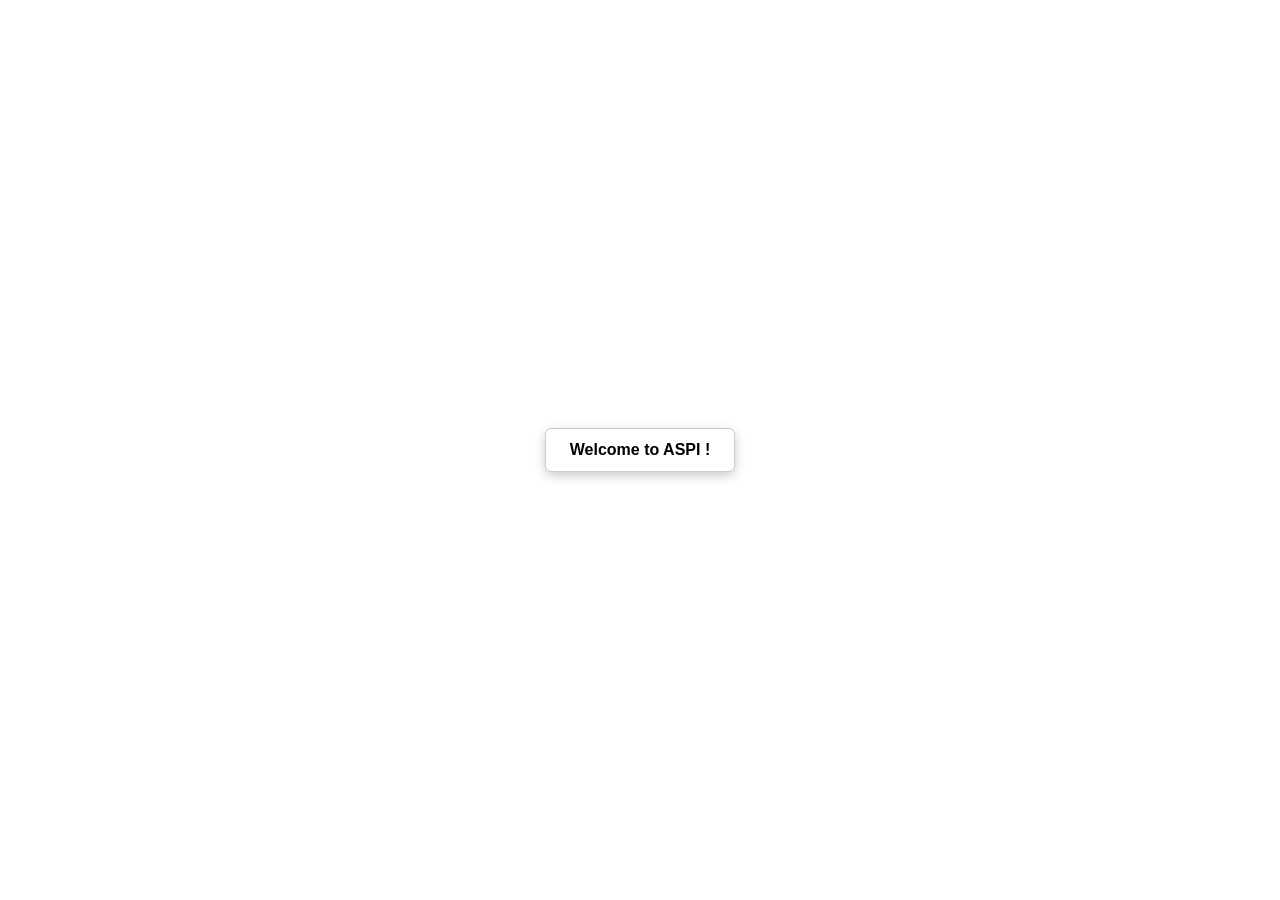
<file: contact.html>
<!DOCTYPE html>
<html lang="en">
    <head>
        <meta charset="UTF-8">
        <meta name="viewport" content="width=device-width, initial-scale=1.0">
        <title>
            My New Webpage
        </title>
        <link rel="stylesheet" href="style.css">
    </head>

    <body>
        <nav class="navbar">
            <div id="datetime-display" class="datetime-box"></div>
            <div class="theme-switch-container">
                <label class="switch">
                    <input type="checkbox" id="theme-toggle" aria-label="Toggle dark mode">
                    <span class="slider round"></span>
                </label>
                <span id="theme-label" class="theme-label" aria-live="polite">Light Mode</span>
            </div>
        </nav>
        <nav class="navbar">
            <a href="index.html" class="nav-btn">Home</a>
            <a href="about.html" class="nav-btn">About</a>
            <a href="contact.html" class="nav-btn">Contact</a>
            <a href="hr-management.html" class="nav-btn">HR Management</a>
            <a href="gallery.html" class="nav-btn">Gallery</a>
            <a href="student-corner.html" class="nav-btn">Student Corner</a>
        </nav>
        <main class="content">
            <h3> 
                <br> Md. Tipu Sultan </br>
                    <a href="https://wa.me/+8801828539177/"> +88 01828-539 177 </a>
                </br>
                    <a href="https://mail.google.com/mail/?view=cm&amp;fs=1&amp;to=mrtipusultanctg%40gmail.com" target="_blank" rel="noopener noreferrer">mrtipusultanctg@gmail.com</a>
                <br>
                    <a href="https://fb.com/mrmtsctg/"> Facebook Profile</a> 
                </br>
            </h3>

            <h1> My contact here </h1>
            <h6> Hello World </h6>
            <button onclick="changeBackgroundColor()">Change Background Color</button>
        </main>
        <script src="script.js"></script>
    </body>
</html>
</file>
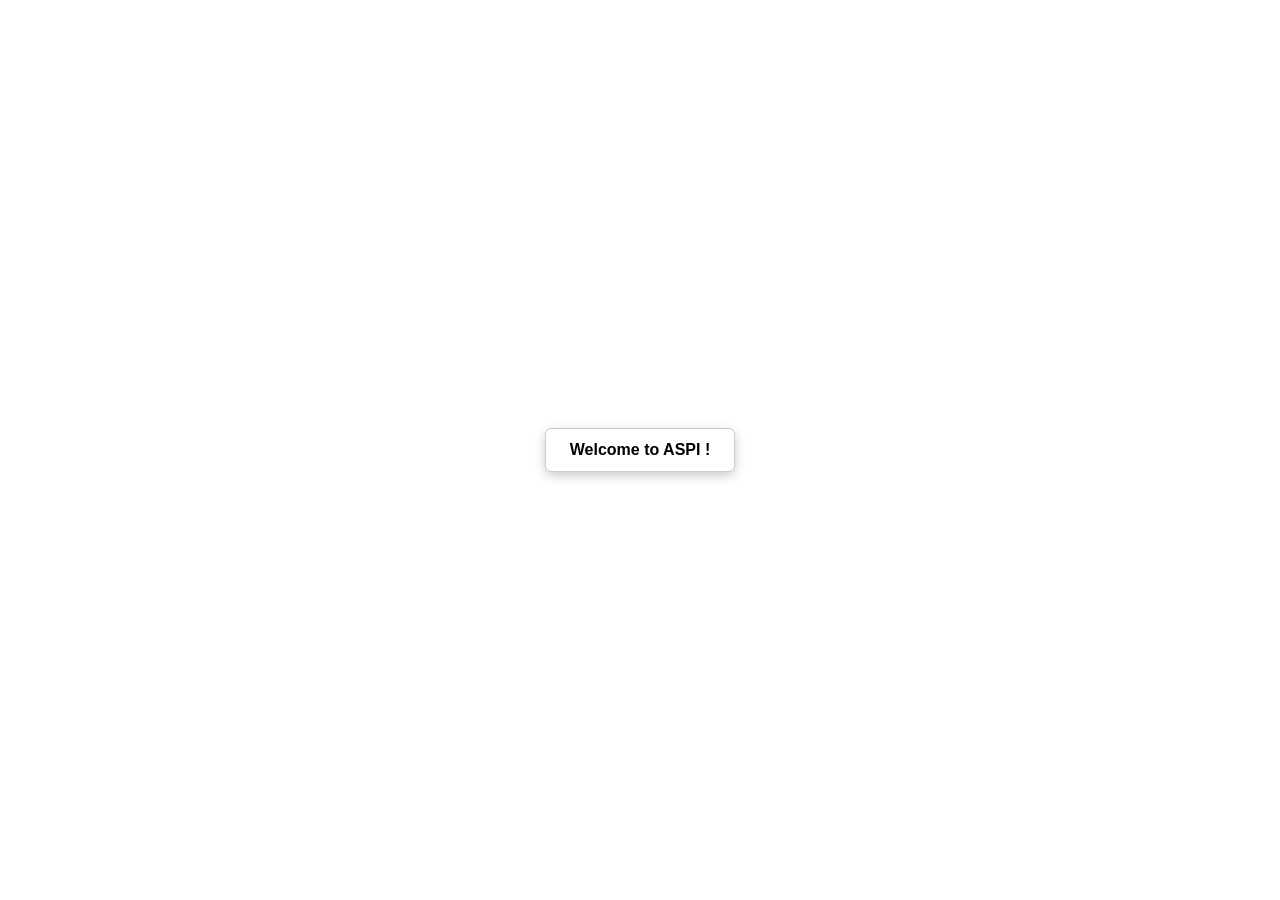
<file: hr-attendance-leave.html>
<!DOCTYPE html>
<html lang="en">
<head><meta charset="UTF-8"><meta name="viewport" content="width=device-width, initial-scale=1.0"><title>Attendance & Leave</title><link rel="stylesheet" href="style.css"></head>
<body>
<nav class="navbar"><div id="datetime-display" class="datetime-box"></div><div class="theme-switch-container"><label class="switch"><input type="checkbox" id="theme-toggle" aria-label="Toggle dark mode"><span class="slider round"></span></label><span id="theme-label" class="theme-label">Light Mode</span></div></nav>
<nav class="navbar"><a href="index.html" class="nav-btn">Home</a><a href="about.html" class="nav-btn">About</a><a href="contact.html" class="nav-btn">Contact</a><a href="hr-management.html" class="nav-btn">HR Management</a><a href="gallery.html" class="nav-btn">Gallery</a><a href="student-corner.html" class="nav-btn">Student Corner</a></nav>
<main class="feature-page">
<header class="feature-page-header"><div><p class="hr-eyebrow">Key Feature 02</p><h1>Attendance & Leave</h1><p>Manage working time and leave with accurate records, simple requests, and fast approvals.</p></div><div class="feature-page-number">02</div></header>
<section class="feature-detail-grid">
<article class="feature-detail"><h2>Time Tracking</h2><p>Monitor check-ins, check-outs, working hours, overtime, absences, and late arrivals.</p></article>
<article class="feature-detail"><h2>Leave Requests</h2><ul><li>Annual and sick leave</li><li>Paid and unpaid leave</li><li>Remote work requests</li></ul></article>
<article class="feature-detail"><h2>Schedules & Calendar</h2><p>Coordinate shifts, public holidays, team availability, and approval deadlines.</p></article>
</section>
<div class="feature-actions"><a class="nav-btn" href="hr-management.html">← All Features</a><a class="nav-btn" href="hr-payroll-management.html">Next: Payroll →</a></div>
</main>
<script src="script.js"></script>
</body></html>
</file>
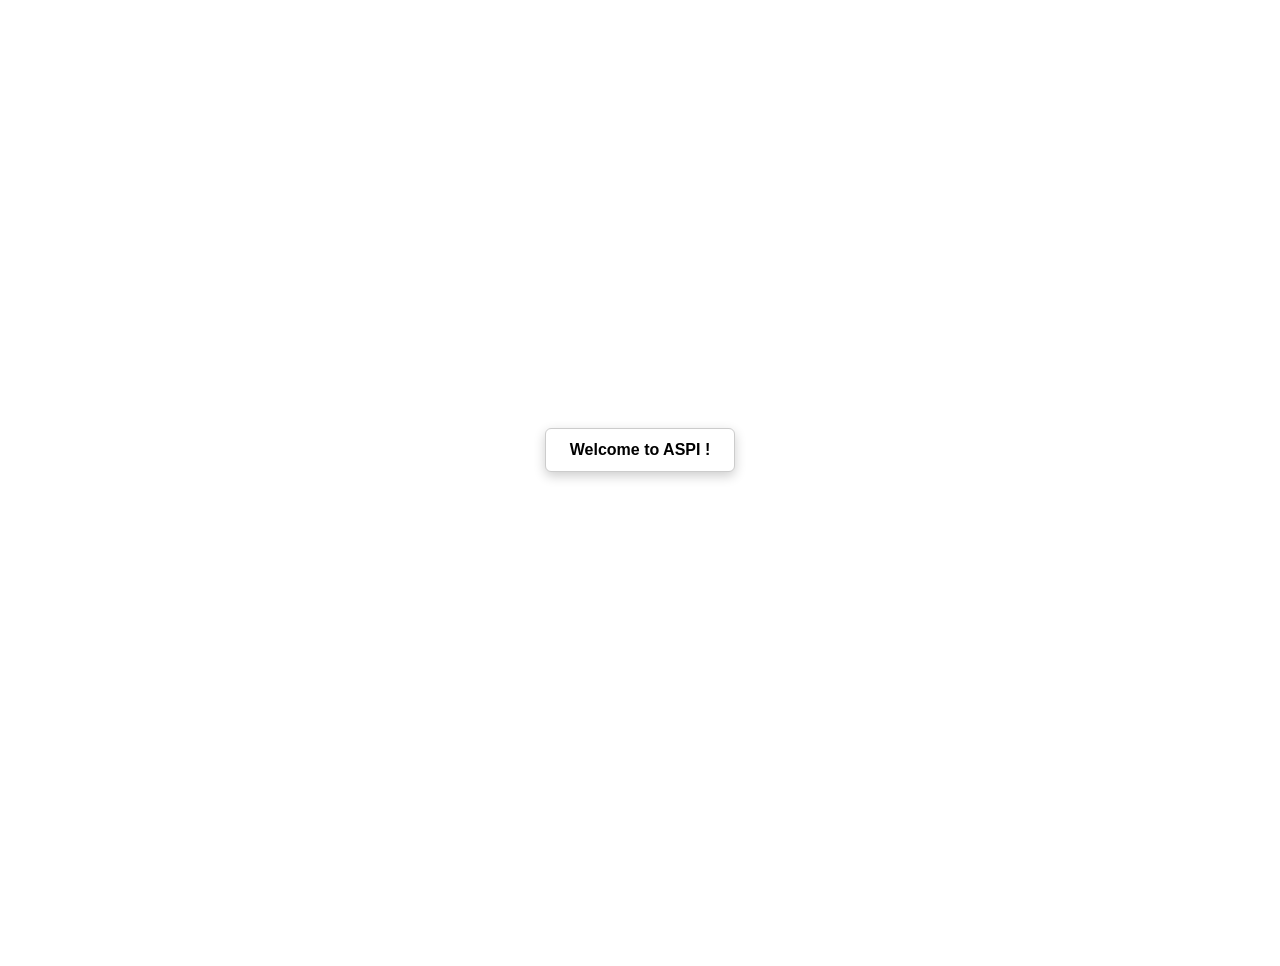
<file: hr-employee-management.html>
<!DOCTYPE html>
<html lang="en">
<head><meta charset="UTF-8"><meta name="viewport" content="width=device-width, initial-scale=1.0"><title>Employee Management</title><link rel="stylesheet" href="style.css"></head>
<body>
<nav class="navbar"><div id="datetime-display" class="datetime-box"></div><div class="theme-switch-container"><label class="switch"><input type="checkbox" id="theme-toggle" aria-label="Toggle dark mode"><span class="slider round"></span></label><span id="theme-label" class="theme-label">Light Mode</span></div></nav>
<nav class="navbar"><a href="index.html" class="nav-btn">Home</a><a href="about.html" class="nav-btn">About</a><a href="contact.html" class="nav-btn">Contact</a><a href="hr-management.html" class="nav-btn">HR Management</a><a href="gallery.html" class="nav-btn">Gallery</a><a href="student-corner.html" class="nav-btn">Student Corner</a></nav>
<main class="feature-page">
<header class="feature-page-header"><div><p class="hr-eyebrow">Key Feature 01</p><h1>Employee Management</h1><p>Keep every employee record organized, secure, and easy to access across the organization.</p></div><div class="feature-page-number">01</div></header>
<section class="feature-detail-grid">
<article class="feature-detail"><h2>Employee Records</h2><p>Store personal details, emergency contacts, job titles, departments, and employment history.</p></article>
<article class="feature-detail"><h2>Document Library</h2><ul><li>Contracts and agreements</li><li>Identification documents</li><li>Certificates and credentials</li></ul></article>
<article class="feature-detail"><h2>Organization Structure</h2><p>View reporting lines, teams, positions, and department ownership in a clear structure.</p></article>
</section>
<div class="feature-actions"><a class="nav-btn" href="hr-management.html">← All Features</a><a class="nav-btn" href="hr-attendance-leave.html">Next: Attendance & Leave →</a></div>
</main>
<script src="script.js"></script>
</body></html>
</file>
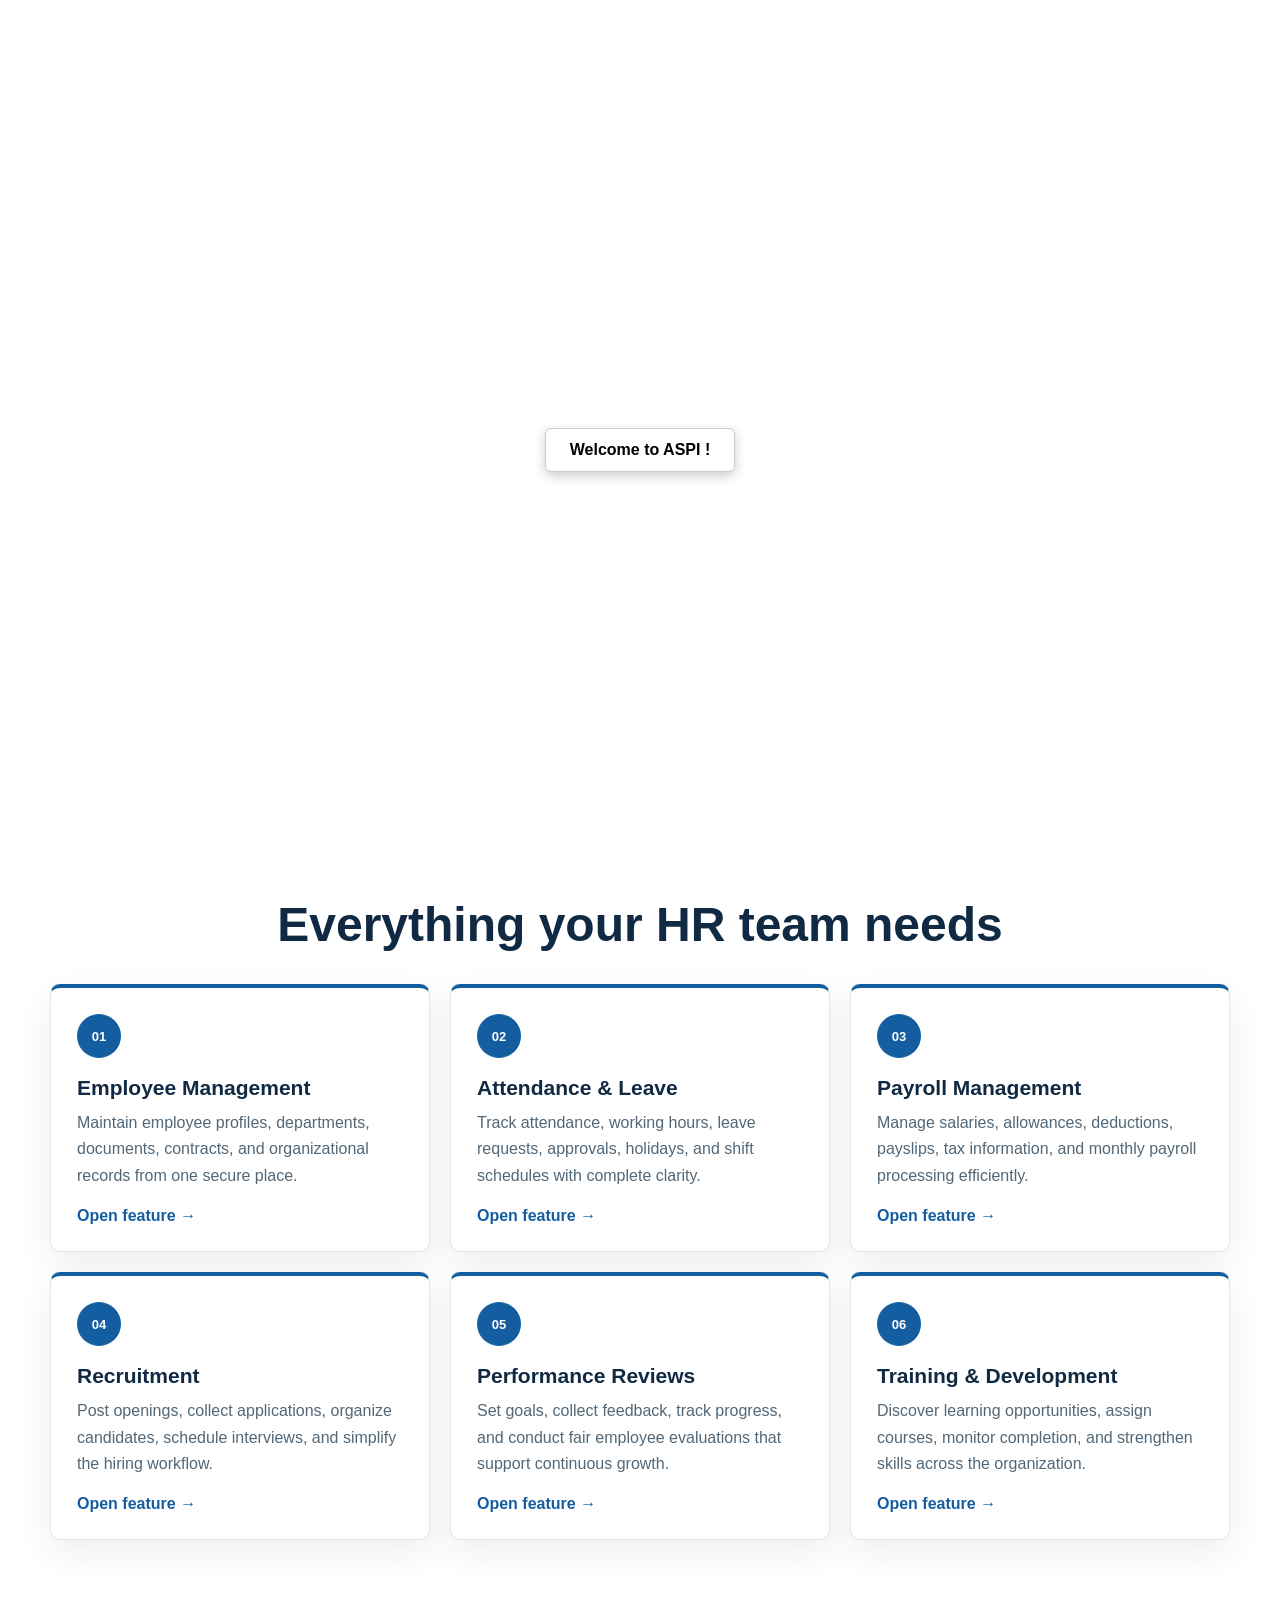
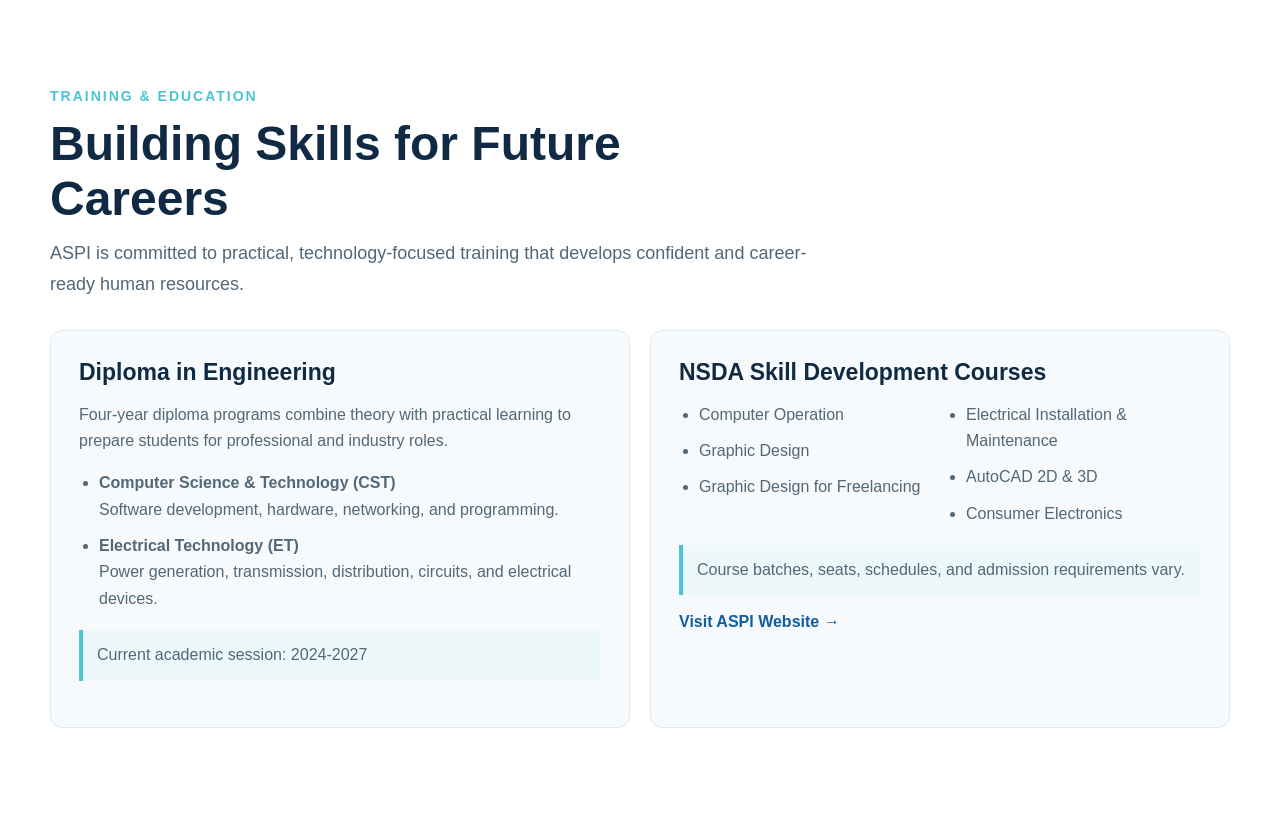
<file: hr-management.html>
<!DOCTYPE html>
<html lang="en">
    <head>
        <meta charset="UTF-8">
        <meta name="viewport" content="width=device-width, initial-scale=1.0">
        <title>HR Management</title>
        <link rel="stylesheet" href="style.css">
    </head>
    <body>
        <nav class="navbar">
            <div id="datetime-display" class="datetime-box"></div>
            <div class="theme-switch-container">
                <label class="switch">
                    <input type="checkbox" id="theme-toggle" aria-label="Toggle dark mode">
                    <span class="slider round"></span>
                </label>
                <span id="theme-label" class="theme-label" aria-live="polite">Light Mode</span>
            </div>
        </nav>
        <nav class="navbar">
            <a href="index.html" class="nav-btn">Home</a>
            <a href="about.html" class="nav-btn">About</a>
            <a href="contact.html" class="nav-btn">Contact</a>
            <a href="hr-management.html" class="nav-btn active-nav" aria-current="page">HR Management</a>
            <a href="gallery.html" class="nav-btn">Gallery</a>
            <a href="student-corner.html" class="nav-btn">Student Corner</a>
        </nav>

        <main class="hr-page">
            <section class="hr-hero">
                <div class="hr-hero-content">
                    <p class="hr-eyebrow">People. Purpose. Performance.</p>
                    <h1>HR Management</h1>
                    <p class="hr-hero-text">Empower every employee, simplify daily operations, and build a stronger workplace with one connected people-management platform.</p>
                    <a class="hr-primary-btn" href="#key-features">Explore Key Features</a>
                </div>
                <div class="hr-hero-panel" aria-label="HR management overview">
                    <div class="hr-stat"><strong>1,240</strong><span>Employees</span></div>
                    <div class="hr-stat"><strong>96%</strong><span>Attendance</span></div>
                    <div class="hr-stat"><strong>18</strong><span>Open Positions</span></div>
                </div>
            </section>

            <section id="key-features" class="hr-section">
                <div class="hr-section-heading">
                    <p class="hr-eyebrow">Key Features</p>
                    <h2>Everything your HR team needs</h2>
                </div>
                <div class="feature-grid">
                    <article class="feature-card">
                        <span class="feature-icon" aria-hidden="true">01</span>
                        <h3>Employee Management</h3>
                        <p>Maintain employee profiles, departments, documents, contracts, and organizational records from one secure place.</p>
                        <a class="feature-link" href="hr-employee-management.html">Open feature →</a>
                    </article>
                    <article class="feature-card">
                        <span class="feature-icon" aria-hidden="true">02</span>
                        <h3>Attendance & Leave</h3>
                        <p>Track attendance, working hours, leave requests, approvals, holidays, and shift schedules with complete clarity.</p>
                        <a class="feature-link" href="hr-attendance-leave.html">Open feature →</a>
                    </article>
                    <article class="feature-card">
                        <span class="feature-icon" aria-hidden="true">03</span>
                        <h3>Payroll Management</h3>
                        <p>Manage salaries, allowances, deductions, payslips, tax information, and monthly payroll processing efficiently.</p>
                        <a class="feature-link" href="hr-payroll-management.html">Open feature →</a>
                    </article>
                    <article class="feature-card">
                        <span class="feature-icon" aria-hidden="true">04</span>
                        <h3>Recruitment</h3>
                        <p>Post openings, collect applications, organize candidates, schedule interviews, and simplify the hiring workflow.</p>
                        <a class="feature-link" href="hr-recruitment.html">Open feature →</a>
                    </article>
                    <article class="feature-card">
                        <span class="feature-icon" aria-hidden="true">05</span>
                        <h3>Performance Reviews</h3>
                        <p>Set goals, collect feedback, track progress, and conduct fair employee evaluations that support continuous growth.</p>
                        <a class="feature-link" href="hr-performance-reviews.html">Open feature →</a>
                    </article>
                    <article class="feature-card">
                        <span class="feature-icon" aria-hidden="true">06</span>
                        <h3>Training & Development</h3>
                        <p>Discover learning opportunities, assign courses, monitor completion, and strengthen skills across the organization.</p>
                        <a class="feature-link" href="hr-training-development.html">Open feature →</a>
                    </article>
                </div>
            </section>

            <section class="aspi-section" aria-labelledby="aspi-heading">
                <div class="aspi-heading">
                    <p class="hr-eyebrow">Training & Education</p>
                    <h2 id="aspi-heading">Building Skills for Future Careers</h2>
                    <p>ASPI is committed to practical, technology-focused training that develops confident and career-ready human resources.</p>
                </div>

                <div class="aspi-content-grid">
                    <article class="aspi-panel">
                        <h3>Diploma in Engineering</h3>
                        <p>Four-year diploma programs combine theory with practical learning to prepare students for professional and industry roles.</p>
                        <ul>
                            <li><strong>Computer Science & Technology (CST)</strong><br>Software development, hardware, networking, and programming.</li>
                            <li><strong>Electrical Technology (ET)</strong><br>Power generation, transmission, distribution, circuits, and electrical devices.</li>
                        </ul>
                        <p class="aspi-note">Current academic session: 2024-2027</p>
                    </article>

                    <article class="aspi-panel">
                        <h3>NSDA Skill Development Courses</h3>
                        <ul class="aspi-courses">
                            <li>Computer Operation</li>
                            <li>Graphic Design</li>
                            <li>Graphic Design for Freelancing</li>
                            <li>Electrical Installation & Maintenance</li>
                            <li>AutoCAD 2D & 3D</li>
                            <li>Consumer Electronics</li>
                        </ul>
                        <p class="aspi-note">Course batches, seats, schedules, and admission requirements vary.</p>
                        <a class="aspi-link" href="https://www.aspi.edu.bd/" target="_blank" rel="noopener noreferrer">Visit ASPI Website →</a>
                    </article>
                </div>
            </section>
        </main>
        <script src="script.js"></script>
    </body>
</html>
</file>
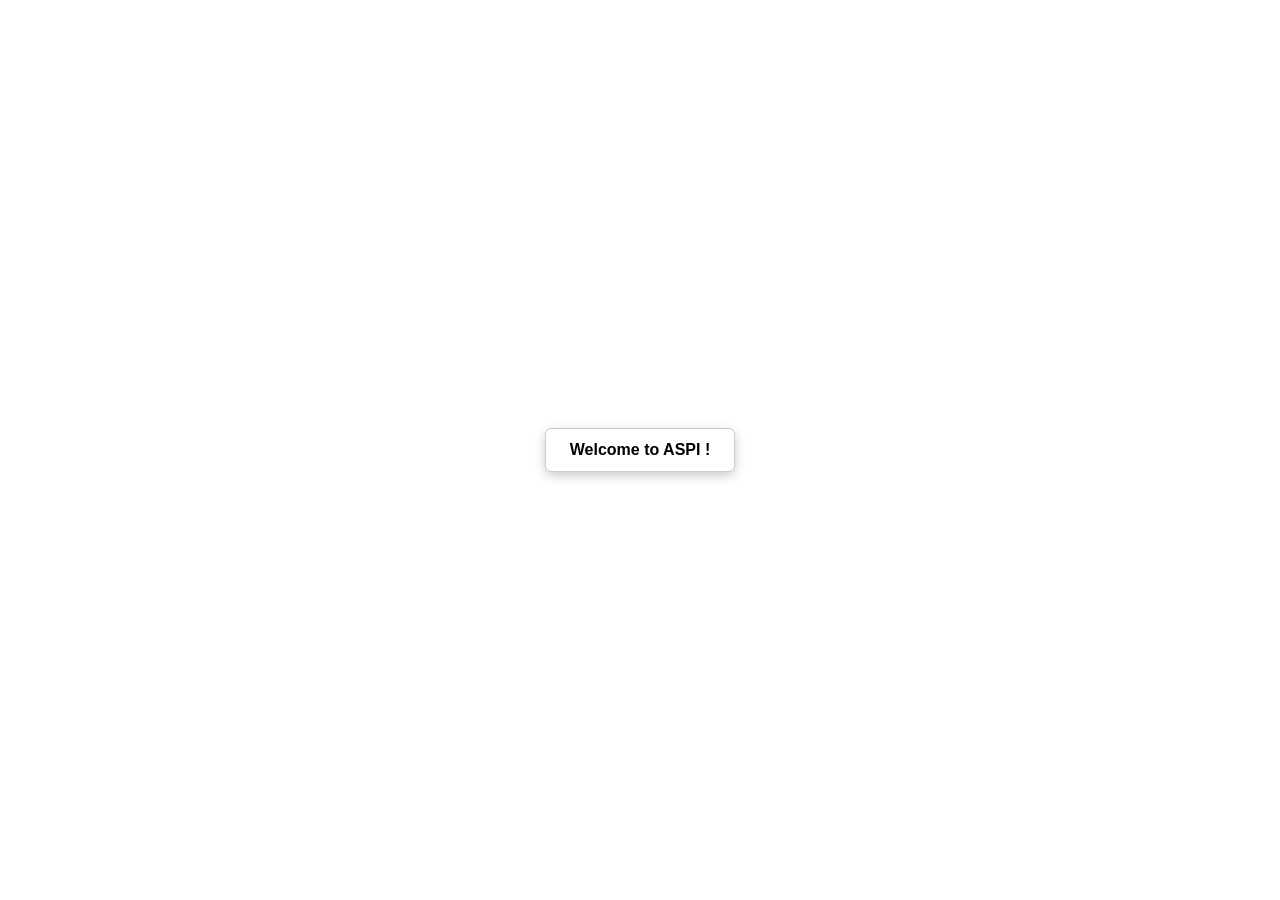
<file: hr-payroll-management.html>
<!DOCTYPE html>
<html lang="en">
<head><meta charset="UTF-8"><meta name="viewport" content="width=device-width, initial-scale=1.0"><title>Payroll Management</title><link rel="stylesheet" href="style.css"></head>
<body>
<nav class="navbar"><div id="datetime-display" class="datetime-box"></div><div class="theme-switch-container"><label class="switch"><input type="checkbox" id="theme-toggle" aria-label="Toggle dark mode"><span class="slider round"></span></label><span id="theme-label" class="theme-label">Light Mode</span></div></nav>
<nav class="navbar"><a href="index.html" class="nav-btn">Home</a><a href="about.html" class="nav-btn">About</a><a href="contact.html" class="nav-btn">Contact</a><a href="hr-management.html" class="nav-btn">HR Management</a><a href="gallery.html" class="nav-btn">Gallery</a><a href="student-corner.html" class="nav-btn">Student Corner</a></nav>
<main class="feature-page">
<header class="feature-page-header"><div><p class="hr-eyebrow">Key Feature 03</p><h1>Payroll Management</h1><p>Process salaries accurately and deliver transparent compensation information to employees.</p></div><div class="feature-page-number">03</div></header>
<section class="feature-detail-grid">
<article class="feature-detail"><h2>Salary Processing</h2><p>Calculate base pay, allowances, bonuses, overtime, deductions, and benefits.</p></article>
<article class="feature-detail"><h2>Payslips</h2><ul><li>Detailed earnings summary</li><li>Tax and deduction records</li><li>Secure employee access</li></ul></article>
<article class="feature-detail"><h2>Payroll Reports</h2><p>Review monthly totals, departmental costs, payment status, and financial summaries.</p></article>
</section>
<div class="feature-actions"><a class="nav-btn" href="hr-management.html">← All Features</a><a class="nav-btn" href="hr-recruitment.html">Next: Recruitment →</a></div>
</main>
<script src="script.js"></script>
</body></html>
</file>
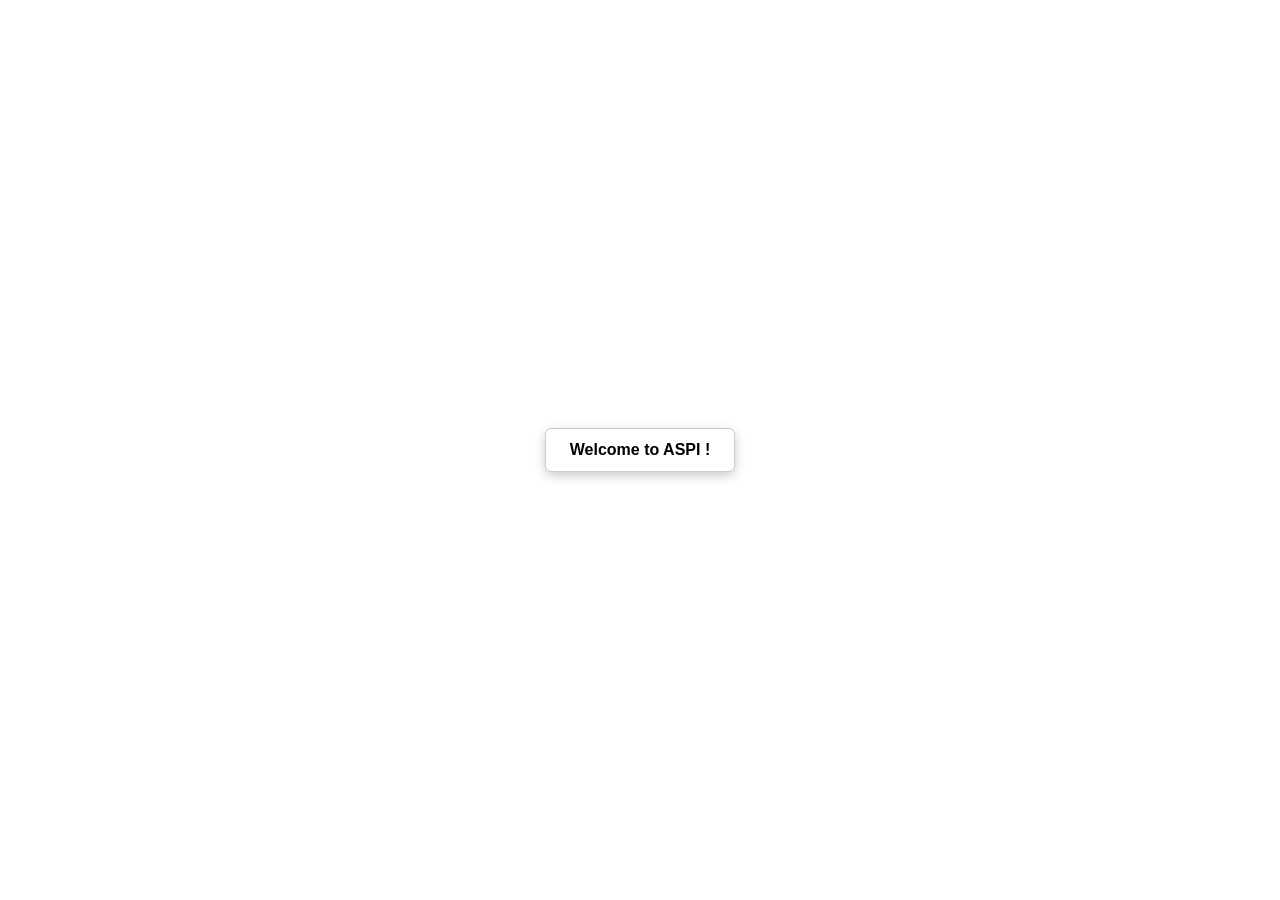
<file: hr-performance-reviews.html>
<!DOCTYPE html>
<html lang="en">
<head><meta charset="UTF-8"><meta name="viewport" content="width=device-width, initial-scale=1.0"><title>Performance Reviews</title><link rel="stylesheet" href="style.css"></head>
<body>
<nav class="navbar"><div id="datetime-display" class="datetime-box"></div><div class="theme-switch-container"><label class="switch"><input type="checkbox" id="theme-toggle" aria-label="Toggle dark mode"><span class="slider round"></span></label><span id="theme-label" class="theme-label">Light Mode</span></div></nav>
<nav class="navbar"><a href="index.html" class="nav-btn">Home</a><a href="about.html" class="nav-btn">About</a><a href="contact.html" class="nav-btn">Contact</a><a href="hr-management.html" class="nav-btn">HR Management</a><a href="gallery.html" class="nav-btn">Gallery</a><a href="student-corner.html" class="nav-btn">Student Corner</a></nav>
<main class="feature-page">
<header class="feature-page-header"><div><p class="hr-eyebrow">Key Feature 05</p><h1>Performance Reviews</h1><p>Build a consistent performance culture with clear goals, feedback, and measurable growth.</p></div><div class="feature-page-number">05</div></header>
<section class="feature-detail-grid">
<article class="feature-detail"><h2>Goal Planning</h2><p>Set individual, team, and organizational goals with owners and completion deadlines.</p></article>
<article class="feature-detail"><h2>Review Cycles</h2><ul><li>Self-assessment</li><li>Manager evaluation</li><li>Peer and 360-degree feedback</li></ul></article>
<article class="feature-detail"><h2>Development Plans</h2><p>Turn review outcomes into practical growth actions, coaching plans, and follow-up tasks.</p></article>
</section>
<div class="feature-actions"><a class="nav-btn" href="hr-management.html">← All Features</a><a class="nav-btn" href="hr-training-development.html">Next: Training & Development →</a></div>
</main>
<script src="script.js"></script>
</body></html>
</file>
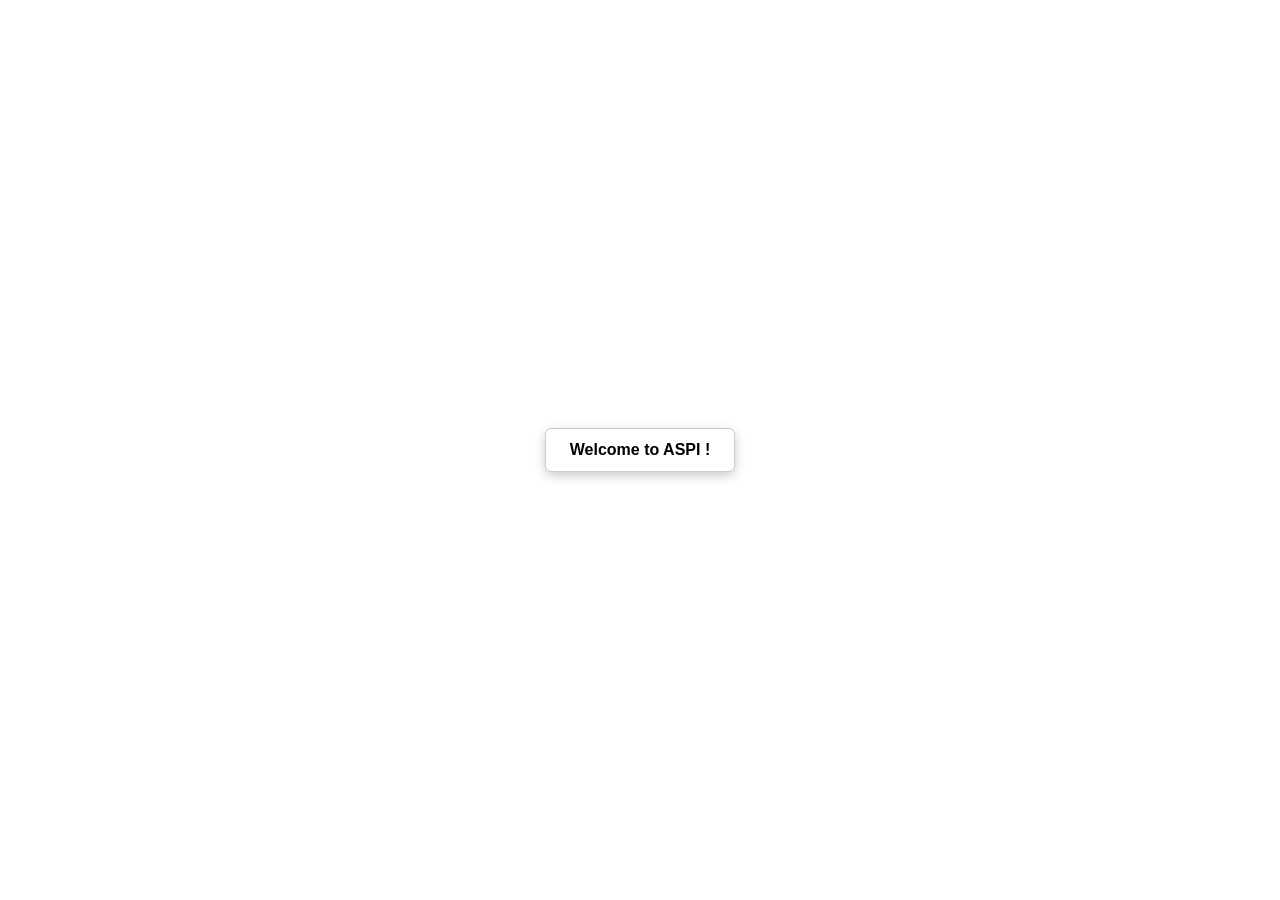
<file: hr-recruitment.html>
<!DOCTYPE html>
<html lang="en">
<head><meta charset="UTF-8"><meta name="viewport" content="width=device-width, initial-scale=1.0"><title>Recruitment</title><link rel="stylesheet" href="style.css"></head>
<body>
<nav class="navbar"><div id="datetime-display" class="datetime-box"></div><div class="theme-switch-container"><label class="switch"><input type="checkbox" id="theme-toggle" aria-label="Toggle dark mode"><span class="slider round"></span></label><span id="theme-label" class="theme-label">Light Mode</span></div></nav>
<nav class="navbar"><a href="index.html" class="nav-btn">Home</a><a href="about.html" class="nav-btn">About</a><a href="contact.html" class="nav-btn">Contact</a><a href="hr-management.html" class="nav-btn">HR Management</a><a href="gallery.html" class="nav-btn">Gallery</a><a href="student-corner.html" class="nav-btn">Student Corner</a></nav>
<main class="feature-page">
<header class="feature-page-header"><div><p class="hr-eyebrow">Key Feature 04</p><h1>Recruitment</h1><p>Move from open position to successful hire with an organized and collaborative hiring process.</p></div><div class="feature-page-number">04</div></header>
<section class="feature-detail-grid">
<article class="feature-detail"><h2>Job Openings</h2><p>Create job descriptions, set requirements, publish openings, and manage application deadlines.</p></article>
<article class="feature-detail"><h2>Candidate Pipeline</h2><ul><li>Application review</li><li>Shortlisting</li><li>Interview and offer stages</li></ul></article>
<article class="feature-detail"><h2>Interview Scheduling</h2><p>Coordinate interviewers, candidates, meeting rooms, feedback, and hiring decisions.</p></article>
</section>
<div class="feature-actions"><a class="nav-btn" href="hr-management.html">← All Features</a><a class="nav-btn" href="hr-performance-reviews.html">Next: Performance Reviews →</a></div>
</main>
<script src="script.js"></script>
</body></html>
</file>
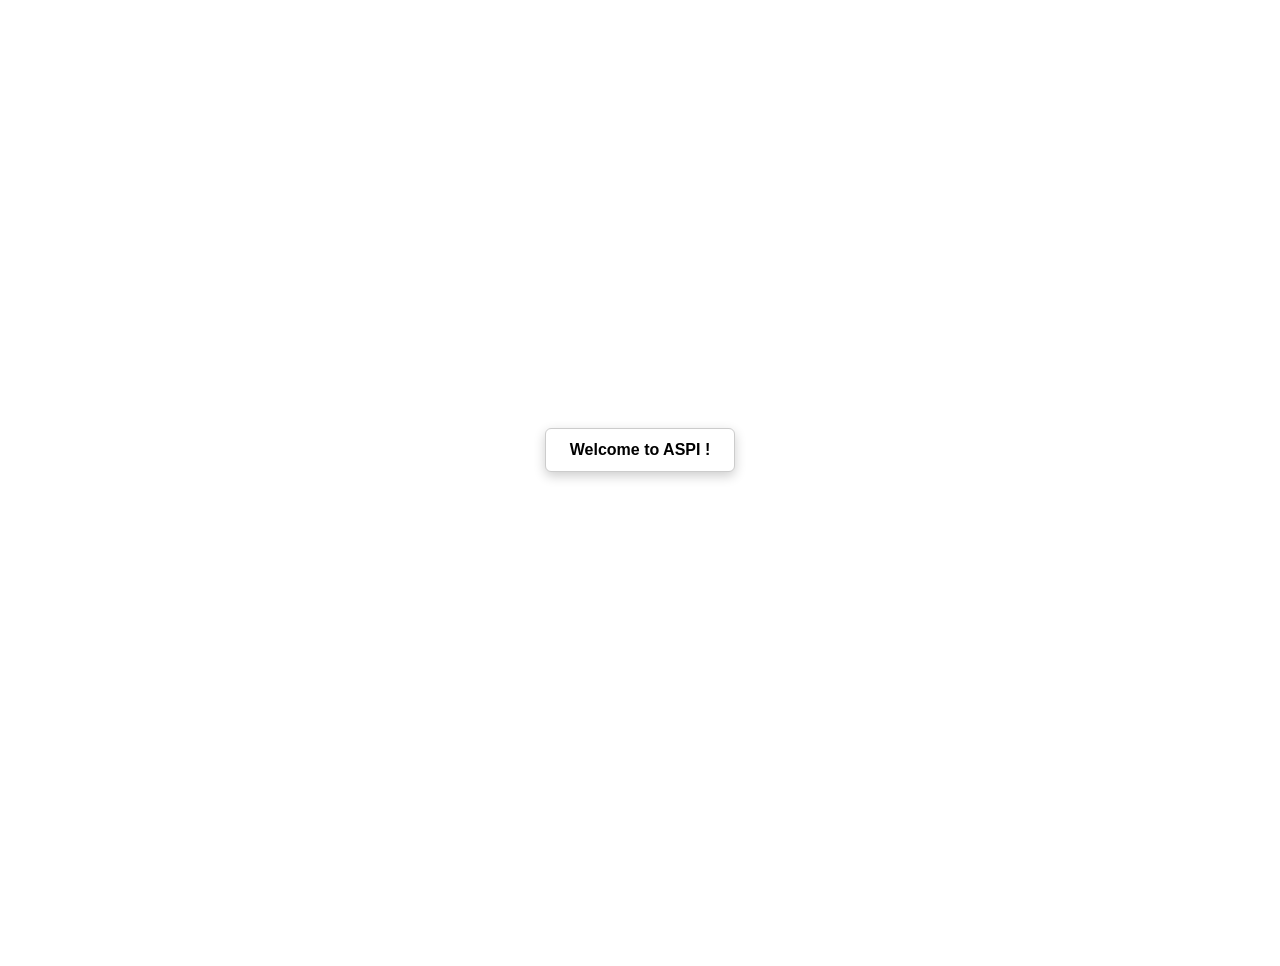
<file: hr-training-development.html>
<!DOCTYPE html>
<html lang="en">
<head><meta charset="UTF-8"><meta name="viewport" content="width=device-width, initial-scale=1.0"><title>Training & Development</title><link rel="stylesheet" href="style.css"></head>
<body>
<nav class="navbar"><div id="datetime-display" class="datetime-box"></div><div class="theme-switch-container"><label class="switch"><input type="checkbox" id="theme-toggle" aria-label="Toggle dark mode"><span class="slider round"></span></label><span id="theme-label" class="theme-label">Light Mode</span></div></nav>
<nav class="navbar"><a href="index.html" class="nav-btn">Home</a><a href="about.html" class="nav-btn">About</a><a href="contact.html" class="nav-btn">Contact</a><a href="hr-management.html" class="nav-btn">HR Management</a><a href="gallery.html" class="nav-btn">Gallery</a><a href="student-corner.html" class="nav-btn">Student Corner</a></nav>
<main class="feature-page">
<header class="feature-page-header"><div><p class="hr-eyebrow">Key Feature 06</p><h1>Training & Development</h1><p>Help employees build skills, earn certifications, and advance along clear career paths.</p></div><div class="feature-page-number">06</div></header>
<section class="feature-detail-grid">
<article class="feature-detail"><h2>Learning Library</h2><p>Publish courses, workshops, webinars, learning materials, and certification resources.</p></article>
<article class="feature-detail"><h2>Training Assignments</h2><ul><li>Team-wide assignments</li><li>Role-based learning plans</li><li>Progress tracking</li></ul></article>
<article class="feature-detail"><h2>Skills & Career Growth</h2><p>Identify skill gaps, recognize achievements, and connect learning to career development.</p></article>
</section>
<div class="feature-actions"><a class="nav-btn" href="hr-management.html">← All Features</a><a class="nav-btn" href="hr-employee-management.html">Back to Employee Management →</a></div>
</main>
<script src="script.js"></script>
</body></html>
</file>
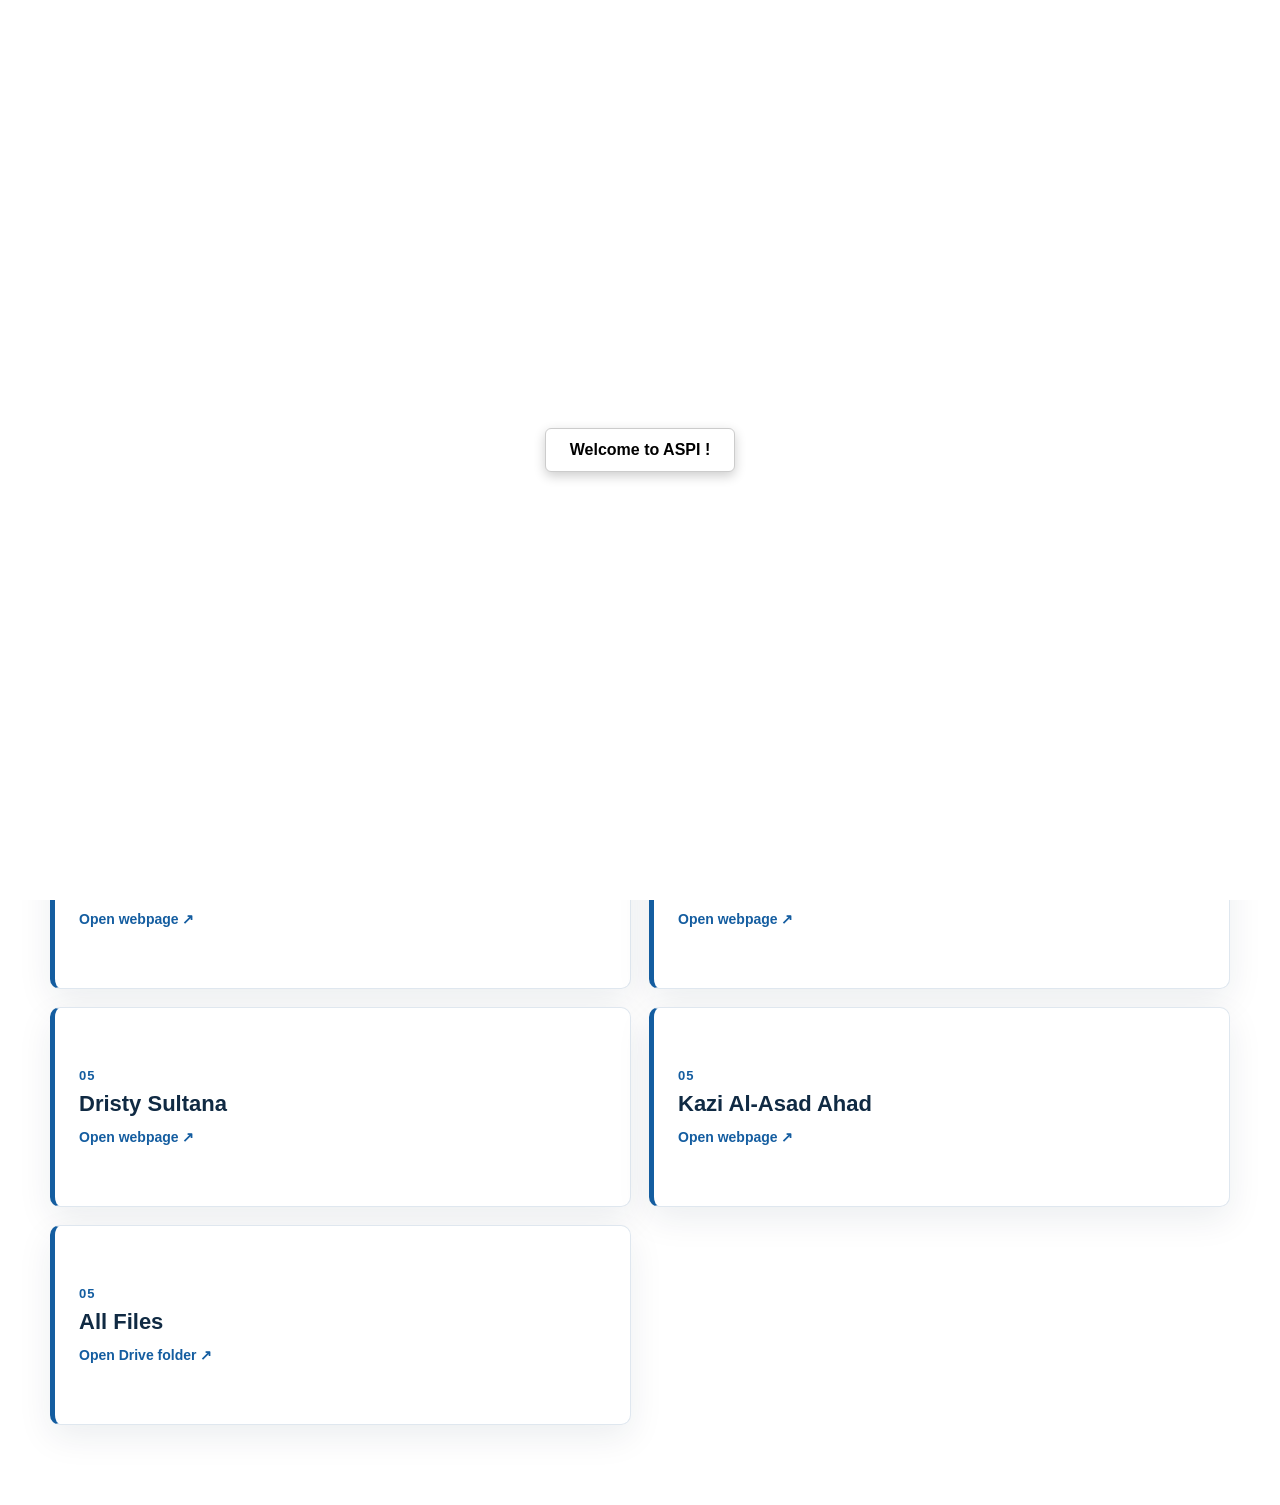
<file: student-corner.html>
<!DOCTYPE html>
<html lang="en">
    <head>
        <meta charset="UTF-8">
        <meta name="viewport" content="width=device-width, initial-scale=1.0">
        <title>Student Corner</title>
        <link rel="stylesheet" href="style.css">
    </head>
    <body>
        <nav class="navbar">
            <div id="datetime-display" class="datetime-box"></div>
            <div class="theme-switch-container">
                <label class="switch">
                    <input type="checkbox" id="theme-toggle" aria-label="Toggle dark mode">
                    <span class="slider round"></span>
                </label>
                <span id="theme-label" class="theme-label" aria-live="polite">Light Mode</span>
            </div>
        </nav>
        <nav class="navbar">
            <a href="index.html" class="nav-btn">Home</a>
            <a href="about.html" class="nav-btn">About</a>
            <a href="contact.html" class="nav-btn">Contact</a>
            <a href="hr-management.html" class="nav-btn">HR Management</a>
            <a href="gallery.html" class="nav-btn">Gallery</a>
            <a href="student-corner.html" class="nav-btn active-nav" aria-current="page">Student Corner</a>
        </nav>

        <main class="student-corner-page">
            <header class="student-corner-hero">
                <p class="hr-eyebrow">Student Projects</p>
                <h1>Student Corner</h1>
                <p>Explore the webpages built by our students. Select a student to open their project website.</p>
            </header>
            <section class="student-project-grid" aria-label="Student projects">
                <a class="student-project-link" href="https://script.google.com/macros/s/AKfycbzAQ9j48vX1xVRGGhkRbkP-YbS1Aqv8csymvbMAXCTSFjORva1NXlyZ6CCDoEhomDdQ/exec?folderId=1oZOoKTzFxk-FcZC2aclAcqhRd_ox5G2-" target="_blank" rel="noopener noreferrer">
                    <span class="student-project-number" aria-hidden="true">01</span>
                    <span class="student-project-name">Tausif Reza</span>
                    <span class="student-project-action">Open webpage ↗</span>
                </a>
                <a class="student-project-link" href="https://script.google.com/macros/s/AKfycbzAQ9j48vX1xVRGGhkRbkP-YbS1Aqv8csymvbMAXCTSFjORva1NXlyZ6CCDoEhomDdQ/exec?folderId=1n9WWjvUDuvzLban_UomPvqBnxgkwD05k" target="_blank" rel="noopener noreferrer">
                    <span class="student-project-number" aria-hidden="true">02</span>
                    <span class="student-project-name">Shaharir Hossen</span>
                    <span class="student-project-action">Open webpage ↗</span>
                </a>
                <a class="student-project-link" href="https://script.google.com/macros/s/AKfycbzAQ9j48vX1xVRGGhkRbkP-YbS1Aqv8csymvbMAXCTSFjORva1NXlyZ6CCDoEhomDdQ/exec?folderId=1ZqTGwGMF1LUIClRNCmRDMYCyUetd-oy2" target="_blank" rel="noopener noreferrer">
                    <span class="student-project-number" aria-hidden="true">03</span>
                    <span class="student-project-name">Wakiya Islam</span>
                    <span class="student-project-action">Open webpage ↗</span>
                </a>
                <a class="student-project-link" href="https://script.google.com/macros/s/AKfycbzAQ9j48vX1xVRGGhkRbkP-YbS1Aqv8csymvbMAXCTSFjORva1NXlyZ6CCDoEhomDdQ/exec?folderId=1ro7Fk4pJSvawH-LlrhmoKsMtIhzrJwut" target="_blank" rel="noopener noreferrer">
                    <span class="student-project-number" aria-hidden="true">04</span>
                    <span class="student-project-name">Sumaiya Sultana</span>
                    <span class="student-project-action">Open webpage ↗</span>
                </a>
                <a class="student-project-link" href="https://script.google.com/macros/s/AKfycbzAQ9j48vX1xVRGGhkRbkP-YbS1Aqv8csymvbMAXCTSFjORva1NXlyZ6CCDoEhomDdQ/exec?folderId=1VewitpPJcFD7sbInu6FOo949j3Ljk9Qf" target="_blank" rel="noopener noreferrer">
                    <span class="student-project-number" aria-hidden="true">05</span>
                    <span class="student-project-name">Dristy Sultana</span>
                    <span class="student-project-action">Open webpage ↗</span>
                </a>
                <a class="student-project-link" href="https://script.google.com/macros/s/AKfycbzAQ9j48vX1xVRGGhkRbkP-YbS1Aqv8csymvbMAXCTSFjORva1NXlyZ6CCDoEhomDdQ/exec?folderId=1OQXNad-G7hCM_ARf5V0wog0dPoWMV9ru" target="_blank" rel="noopener noreferrer">
                    <span class="student-project-number" aria-hidden="true">05</span>
                    <span class="student-project-name">Kazi Al-Asad Ahad</span>
                    <span class="student-project-action">Open webpage ↗</span>
                </a>
                <a class="student-project-link" href="https://drive.google.com/drive/folders/1JYeqrMV11-_rmTEZNlnVn2n3fkvFhFCt" target="_blank" rel="noopener noreferrer">
                    <span class="student-project-number" aria-hidden="true">05</span>
                    <span class="student-project-name">All Files</span>
                    <span class="student-project-action">Open Drive folder ↗</span>
                </a>
            </section>
        </main>
        <script src="script.js"></script>
    </body>
</html>
</file>
<file: style.css>
body {
    font-family: Arial, sans-serif;
    background-color: #ffffff;
    color: #000000;
    margin: 0;
    padding: 0;
    transition: background-color 0.3s ease, color 0.3s ease;
}

h1 {
    font-family: Impact, sans-serif;
}

h6 {
    font-family: Georgia, 'Times New Roman', Times, serif;
}

.navbar {
    display: flex;
    justify-content: space-between;
    align-items: center;
    background-color: #f1f1f1;
    color: #000000;
    padding: 15px 30px;
    transition: background-color 0.3s ease, color 0.3s ease;
}

.datetime-box {
    display: flex;
    align-items: center;
    justify-content: center;
    flex-wrap: wrap;
    gap: 4px 8px;
    font-size: 16px;
    font-weight: bold;
    text-align: center;
    flex-grow: 1;
}

.weather-display {
    display: inline-flex;
    align-items: center;
    gap: 4px;
}

.weather-icon {
    width: 24px;
    height: 24px;
    object-fit: contain;
}

.content {
    padding: 50px;
}

.switch {
    position: relative;
    display: inline-block;
    width: 60px;
    height: 30px;
}

.theme-switch-container {
    display: flex;
    flex-direction: column;
    align-items: center;
    gap: 5px;
}

.theme-label {
    font-size: 12px;
    font-weight: bold;
}

.welcome-overlay {
    position: fixed;
    inset: 0;
    z-index: 2000;
    display: grid;
    place-items: center;
    background-color: #ffffff;
}

.welcome-message {
    padding: 12px 24px;
    border: 1px solid #cccccc;
    border-radius: 6px;
    background-color: #ffffff;
    color: #000000;
    font-weight: bold;
    box-shadow: 0 4px 12px rgba(0, 0, 0, 0.2);
}

.switch input {
    opacity: 0;
    width: 0;
    height: 0;
}

.slider {
    position: absolute;
    cursor: pointer;
    top: 0;
    left: 0;
    right: 0;
    bottom: 0;
    background-color: #ccc;
    transition: background-color 0.4s, box-shadow 0.4s;
}

input:checked + .slider {
    background-color: #0066cc;
}

.slider:before {
    position: absolute;
    content: "";
    height: 22px;
    width: 22px;
    left: 4px;
    bottom: 4px;
    background-color: #ffffff;
    transition: transform 0.4s;
}

input:checked + .slider:before {
    transform: translateX(30px);
}

.slider.round {
    border-radius: 34px;
}

.slider.round:before {
    border-radius: 50%;
}

.nav-btn,
button {
    color: #000000;
    background-color: #ffffff;
    border: 1px solid #cccccc;
    padding: 10px 20px;
    border-radius: 4px;
    font-family: inherit;
    font-size: 16px;
    font-weight: bold;
    cursor: pointer;
    transition: background-color 0.3s ease, transform 0.2s ease, box-shadow 0.3s ease;
}

.nav-btn {
    text-decoration: none;
}

.nav-btn:hover,
button:hover {
    background-color: #eeeeee;
    transform: translateY(-2px);
}

body.dark-mode {
    background-color: #0b0818;
    color: #ffffff;
}

body.dark-mode .navbar {
    background-color: #151126;
    color: #ffffff;
    box-shadow: 0 2px 18px rgba(0, 255, 255, 0.16);
}

body.dark-mode .welcome-overlay {
    background-color: #0b0818;
}

body.dark-mode .welcome-message {
    background-color: #151126;
    color: #ffffff;
    border-color: #62f5ff;
}

body.dark-mode h1,
body.dark-mode .datetime-box {
    background: linear-gradient(90deg, #00f5ff, #d500f9, #ff2bd6);
    background-clip: text;
    -webkit-background-clip: text;
    color: transparent;
    -webkit-text-fill-color: transparent;
    text-shadow: 0 0 16px rgba(0, 245, 255, 0.35);
}

body.dark-mode .weather-display {
    color: #ffffff;
    background: none;
    -webkit-text-fill-color: #ffffff;
    text-shadow: none;
}

body.dark-mode .nav-btn,
body.dark-mode button {
    color: #ffffff;
    background: linear-gradient(115deg, #5422a8, #a21caf, #087e9d);
    border-color: #62f5ff;
    box-shadow: 0 0 12px rgba(98, 245, 255, 0.35);
}

body.dark-mode .nav-btn:hover,
body.dark-mode button:hover {
    background: linear-gradient(115deg, #7136d4, #d31ab9, #079fbb);
    box-shadow: 0 0 20px rgba(213, 0, 249, 0.55);
}

body.dark-mode input:checked + .slider {
    background-color: #a21caf;
    box-shadow: 0 0 12px rgba(0, 245, 255, 0.6);
}

.hr-page {
    overflow: hidden;
}

.hr-hero {
    min-height: 430px;
    display: grid;
    grid-template-columns: minmax(0, 1.4fr) minmax(280px, 0.6fr);
    align-items: center;
    gap: 48px;
    padding: 70px max(30px, 8vw);
    color: #ffffff;
    background:
        radial-gradient(circle at 85% 20%, rgba(74, 196, 214, 0.28), transparent 24%),
        linear-gradient(135deg, #102a43 0%, #145da0 58%, #4ac4d6 100%);
}

.hr-hero-content {
    max-width: 720px;
}

.hr-eyebrow {
    margin: 0 0 12px;
    color: #4ac4d6;
    font-size: 14px;
    font-weight: 800;
    letter-spacing: 2px;
    text-transform: uppercase;
}

.hr-hero h1 {
    margin: 0;
    font-size: clamp(44px, 7vw, 78px);
    line-height: 0.95;
    color: #ffffff;
}

.hr-hero-text {
    max-width: 620px;
    margin: 24px 0 32px;
    font-size: 20px;
    line-height: 1.6;
}

.hr-primary-btn {
    display: inline-block;
    padding: 14px 22px;
    border-radius: 6px;
    color: #102a43;
    background: #ffffff;
    font-weight: 800;
    text-decoration: none;
    box-shadow: 0 10px 30px rgba(15, 23, 42, 0.18);
}

.hr-primary-btn:hover {
    transform: translateY(-2px);
}

.hr-hero-panel {
    display: grid;
    gap: 12px;
}

.hr-stat {
    display: flex;
    align-items: baseline;
    justify-content: space-between;
    padding: 20px 24px;
    border: 1px solid rgba(255, 255, 255, 0.25);
    border-radius: 12px;
    background: rgba(255, 255, 255, 0.12);
    backdrop-filter: blur(8px);
}

.hr-stat strong {
    font-size: 34px;
}

.hr-stat span {
    color: #d9f8fc;
    font-weight: bold;
}

.hr-section {
    max-width: 1180px;
    margin: 0 auto;
    padding: 72px 30px 90px;
}

.hr-section-heading {
    margin-bottom: 32px;
    text-align: center;
}

.hr-section-heading h2 {
    margin: 0;
    color: #102a43;
    font-size: clamp(32px, 5vw, 48px);
}

.feature-grid {
    display: grid;
    grid-template-columns: repeat(3, minmax(0, 1fr));
    gap: 20px;
}

.feature-card {
    min-height: 210px;
    padding: 26px;
    border: 1px solid #dfe7ef;
    border-top: 4px solid #145da0;
    border-radius: 10px;
    background: #ffffff;
    box-shadow: 0 12px 35px rgba(16, 42, 67, 0.08);
}

.feature-icon {
    display: inline-grid;
    width: 44px;
    height: 44px;
    place-items: center;
    border-radius: 50%;
    color: #ffffff;
    background: #145da0;
    font-size: 13px;
    font-weight: 800;
}

.feature-card h3 {
    margin: 18px 0 10px;
    color: #102a43;
    font-size: 21px;
}

.feature-card p {
    margin: 0;
    color: #526777;
    line-height: 1.65;
}

.active-nav {
    border-color: #145da0;
}

.feature-link {
    display: inline-block;
    margin-top: 18px;
    color: #145da0;
    font-weight: 800;
    text-decoration: none;
}

.feature-link:hover {
    text-decoration: underline;
}

.feature-page {
    max-width: 1180px;
    margin: 0 auto;
    padding: 54px 30px 90px;
}

.feature-page-header {
    display: grid;
    grid-template-columns: 1.25fr 0.75fr;
    align-items: end;
    gap: 30px;
    margin-bottom: 32px;
    padding: 38px;
    border-radius: 16px;
    color: #ffffff;
    background: linear-gradient(135deg, #102a43, #145da0);
}

.feature-page-header h1 {
    margin: 0;
    color: #ffffff;
    font-size: clamp(36px, 6vw, 62px);
}

.feature-page-header p {
    margin: 12px 0 0;
    line-height: 1.7;
}

.feature-page-number {
    text-align: right;
    font-size: clamp(64px, 10vw, 120px);
    font-weight: 900;
    opacity: 0.16;
}

.feature-detail-grid {
    display: grid;
    grid-template-columns: repeat(3, minmax(0, 1fr));
    gap: 20px;
}

.feature-detail {
    min-height: 150px;
    padding: 24px;
    border: 1px solid #dfe7ef;
    border-radius: 10px;
    background: #ffffff;
}

.feature-detail h2 {
    margin: 0 0 10px;
    color: #102a43;
    font-size: 20px;
}

.feature-detail p,
.feature-detail li {
    color: #526777;
    line-height: 1.6;
}

.feature-detail ul {
    margin: 0;
    padding-left: 20px;
}

.feature-actions {
    display: flex;
    justify-content: space-between;
    margin-top: 30px;
}

.aspi-section {
    max-width: 1180px;
    margin: 0 auto 90px;
    padding: 58px 30px 0;
}

.aspi-heading {
    max-width: 760px;
    margin-bottom: 30px;
}

.aspi-heading h2 {
    margin: 0 0 12px;
    color: #102a43;
    font-size: clamp(32px, 5vw, 48px);
}

.aspi-heading > p:last-child {
    margin: 0;
    color: #526777;
    font-size: 18px;
    line-height: 1.7;
}

.aspi-content-grid {
    display: grid;
    grid-template-columns: repeat(2, minmax(0, 1fr));
    gap: 20px;
}

.aspi-panel {
    padding: 28px;
    border: 1px solid #dfe7ef;
    border-radius: 12px;
    background: #f7fafc;
}

.aspi-panel h3 {
    margin: 0 0 14px;
    color: #102a43;
    font-size: 23px;
}

.aspi-panel p,
.aspi-panel li {
    color: #526777;
    line-height: 1.65;
}

.aspi-panel ul {
    padding-left: 20px;
}

.aspi-panel li + li {
    margin-top: 10px;
}

.aspi-courses {
    columns: 2;
    column-gap: 32px;
}

.aspi-note {
    margin: 18px 0;
    padding: 12px 14px;
    border-left: 4px solid #4ac4d6;
    background: #edf8fa;
}

.aspi-link {
    display: inline-block;
    color: #145da0;
    font-weight: 800;
    text-decoration: none;
}

.aspi-link:hover {
    text-decoration: underline;
}

.gallery-page {
    max-width: 1180px;
    margin: 0 auto;
    padding: 48px 30px 80px;
}

.gallery-hero {
    margin-bottom: 30px;
    padding: 46px;
    border-radius: 16px;
    color: #ffffff;
    background:
        radial-gradient(circle at 85% 20%, rgba(74, 196, 214, 0.3), transparent 25%),
        linear-gradient(135deg, #102a43, #145da0);
}

.gallery-hero h1 {
    margin: 0;
    color: #ffffff;
    font-size: clamp(38px, 6vw, 64px);
}

.gallery-hero > p:last-child {
    max-width: 680px;
    margin: 14px 0 0;
    color: #e4f7ff;
    font-size: 18px;
    line-height: 1.6;
}

.notice-strip {
    display: flex;
    align-items: center;
    gap: 18px;
    min-height: 58px;
    margin-bottom: 54px;
    padding: 10px 16px;
    border-radius: 8px;
    color: #102a43;
    background: #eaf7fa;
}

.notice-label {
    flex-shrink: 0;
}

.notice-window {
    flex: 1;
    overflow: hidden;
    direction: rtl;
    white-space: nowrap;
}

.notice-track {
    display: inline-flex;
    align-items: center;
    gap: 42px;
    min-width: max-content;
    animation: notice-scroll 30s linear infinite;
}

.notice-track span {
    display: inline-block;
    direction: rtl;
}

.notice-track a {
    color: inherit;
    text-decoration: none;
}

.notice-track a:hover {
    text-decoration: underline;
}

.notice-window:hover .notice-track {
    animation-play-state: paused;
}

@keyframes notice-scroll {
    from {
        transform: translateX(100%);
    }

    to {
        transform: translateX(-100%);
    }
}

.notice-link {
    flex-shrink: 0;
    color: #145da0;
    font-weight: 800;
    text-decoration: none;
}

.site-notice-pane {
    position: relative;
    z-index: 10;
    margin: 0;
    border-radius: 0;
}

.gallery-viewer[hidden] {
    display: none;
}

.gallery-viewer {
    position: fixed;
    inset: 0;
    z-index: 3000;
    display: flex;
    flex-direction: column;
    align-items: center;
    justify-content: center;
    gap: 18px;
    padding: 24px;
    color: #ffffff;
    background: rgba(5, 9, 18, 0.97);
}

.gallery-viewer-toolbar {
    position: absolute;
    top: 18px;
    right: 24px;
    left: 24px;
    display: flex;
    align-items: center;
    justify-content: space-between;
}

.gallery-viewer-counter,
.gallery-viewer-caption {
    color: #ffffff;
    font-weight: 700;
}

.gallery-viewer-image {
    display: block;
    max-width: min(100%, 1200px);
    max-height: calc(100vh - 170px);
    object-fit: contain;
}

.gallery-viewer-caption {
    margin: 0;
}

.gallery-viewer-controls {
    display: flex;
    justify-content: center;
    gap: 14px;
}

.gallery-viewer button {
    color: #ffffff;
    background: #193d5e;
    border-color: #6bc8dc;
}

.gallery-viewer button:hover {
    background: #24577f;
}

body.gallery-viewer-open {
    overflow: hidden;
}

.gallery-section {
    margin-bottom: 54px;
}

.gallery-heading {
    display: flex;
    align-items: end;
    justify-content: space-between;
    gap: 20px;
    margin-bottom: 22px;
}

.gallery-heading .hr-eyebrow {
    margin-bottom: 6px;
}

.gallery-heading h2,
.video-section h2 {
    margin: 0;
    color: #102a43;
    font-size: clamp(30px, 4vw, 42px);
}

.gallery-grid {
    display: grid;
    grid-template-columns: repeat(2, minmax(0, 1fr));
    gap: 20px;
}

.gallery-card {
    position: relative;
    display: block;
    overflow: hidden;
    min-height: 250px;
    border-radius: 12px;
    color: #ffffff;
    background: #102a43;
    text-decoration: none;
}

.gallery-card img {
    display: block;
    width: 100%;
    height: 300px;
    object-fit: cover;
    opacity: 0.88;
    transition: transform 0.3s ease, opacity 0.3s ease;
}

.gallery-card:hover img {
    transform: scale(1.04);
    opacity: 1;
}

.gallery-card span {
    position: absolute;
    right: 0;
    bottom: 0;
    left: 0;
    padding: 34px 20px 18px;
    background: linear-gradient(transparent, rgba(7, 23, 40, 0.88));
    font-size: 20px;
    font-weight: 800;
}

.video-section {
    display: flex;
    align-items: center;
    justify-content: space-between;
    gap: 30px;
    padding: 30px;
    border: 1px solid #dfe7ef;
    border-radius: 12px;
    background: #f7fafc;
}

.video-section p:not(.hr-eyebrow) {
    max-width: 680px;
    margin-bottom: 0;
    color: #526777;
    line-height: 1.65;
}

.gallery-sync-note {
    margin: 22px 0 0;
    color: #526777;
    font-size: 14px;
    line-height: 1.6;
}

.student-corner-page {
    max-width: 1180px;
    margin: 0 auto;
    padding: 48px 30px 80px;
}

.student-corner-hero {
    margin-bottom: 30px;
    padding: 46px;
    border-radius: 16px;
    color: #ffffff;
    background:
        radial-gradient(circle at 85% 20%, rgba(74, 196, 214, 0.3), transparent 25%),
        linear-gradient(135deg, #102a43, #145da0);
}

.student-corner-hero h1 {
    margin: 0;
    color: #ffffff;
    font-size: clamp(38px, 6vw, 64px);
}

.student-corner-hero > p:last-child {
    max-width: 700px;
    margin: 14px 0 0;
    color: #e4f7ff;
    font-size: 18px;
    line-height: 1.6;
}

.student-project-grid {
    display: grid;
    grid-template-columns: repeat(2, minmax(0, 1fr));
    gap: 18px;
}

.student-project-link {
    display: flex;
    min-height: 150px;
    flex-direction: column;
    align-items: flex-start;
    justify-content: center;
    padding: 24px;
    border: 1px solid #dfe7ef;
    border-left: 5px solid #145da0;
    border-radius: 10px;
    color: #102a43;
    background: #ffffff;
    box-shadow: 0 12px 35px rgba(16, 42, 67, 0.08);
    text-decoration: none;
    transition: transform 0.2s ease, box-shadow 0.2s ease;
}

.student-project-link:hover {
    transform: translateY(-3px);
    box-shadow: 0 16px 38px rgba(16, 42, 67, 0.14);
}

.student-project-number {
    margin-bottom: 8px;
    color: #145da0;
    font-size: 13px;
    font-weight: 800;
    letter-spacing: 1px;
}

.student-project-name {
    font-size: 22px;
    font-weight: 800;
}

.student-project-action {
    margin-top: 12px;
    color: #145da0;
    font-size: 14px;
    font-weight: 700;
}

body.dark-mode .notice-strip,
body.dark-mode .video-section {
    border-color: #35315e;
    color: #e3e7f2;
    background: #151126;
}

body.dark-mode .notice-link,
body.dark-mode .gallery-heading h2,
body.dark-mode .video-section h2 {
    color: #bdefff;
}

body.dark-mode .video-section p:not(.hr-eyebrow),
body.dark-mode .gallery-sync-note {
    color: #d5d9ea;
}

body.dark-mode .student-project-link {
    border-color: #35315e;
    border-left-color: #62f5ff;
    color: #e3e7f2;
    background: #151126;
}

body.dark-mode .student-project-number,
body.dark-mode .student-project-action {
    color: #62f5ff;
}

body.dark-mode .hr-section-heading h2,
body.dark-mode .feature-card h3 {
    color: #bdefff;
}

body.dark-mode .feature-card {
    border-color: #35315e;
    background: #151126;
    box-shadow: 0 12px 35px rgba(0, 245, 255, 0.08);
}

body.dark-mode .feature-card p {
    color: #d5d9ea;
}

body.dark-mode .feature-detail {
    border-color: #35315e;
    background: #151126;
}

body.dark-mode .feature-detail h2 {
    color: #bdefff;
}

body.dark-mode .feature-detail p,
body.dark-mode .feature-detail li {
    color: #d5d9ea;
}

body.dark-mode .aspi-heading h2,
body.dark-mode .aspi-panel h3 {
    color: #bdefff;
}

body.dark-mode .aspi-heading > p:last-child,
body.dark-mode .aspi-panel p,
body.dark-mode .aspi-panel li {
    color: #d5d9ea;
}

body.dark-mode .aspi-panel {
    border-color: #35315e;
    background: #151126;
}

body.dark-mode .aspi-note {
    background: #211e3d;
}

body.dark-mode .aspi-link {
    color: #62f5ff;
}

body.dark-mode .hr-primary-btn {
    color: #102a43;
    background: #ffffff;
}

@media (max-width: 800px) {
    .hr-hero {
        grid-template-columns: 1fr;
        padding-top: 55px;
        padding-bottom: 55px;
    }

    .feature-grid {
        grid-template-columns: 1fr;
    }

    .feature-page-header,
    .feature-detail-grid {
        grid-template-columns: 1fr;
    }

    .aspi-content-grid {
        grid-template-columns: 1fr;
    }

    .gallery-grid {
        grid-template-columns: 1fr;
    }

    .student-project-grid {
        grid-template-columns: 1fr;
    }

    .gallery-card img {
        height: 250px;
    }

    .video-section,
    .gallery-heading {
        align-items: flex-start;
        flex-direction: column;
    }

    .notice-strip {
        flex-wrap: wrap;
    }

    .notice-window {
        order: 3;
        flex-basis: 100%;
    }

    .gallery-hero {
        padding: 32px 24px;
    }

    .student-corner-hero {
        padding: 32px 24px;
    }

    .gallery-viewer {
        padding: 16px;
    }

    .gallery-viewer-toolbar {
        top: 10px;
        right: 12px;
        left: 12px;
    }

    .gallery-viewer-image {
        max-height: calc(100vh - 150px);
    }

    .feature-page-number {
        display: none;
    }

    @media (prefers-reduced-motion: reduce) {
        .notice-track {
            animation: none;
        }

        .gallery-card img {
            transition: none;
        }
    }

    .navbar {
        flex-wrap: wrap;
        gap: 10px;
    }

    .datetime-box {
        order: 2;
        width: 100%;
    }
}
</file>
